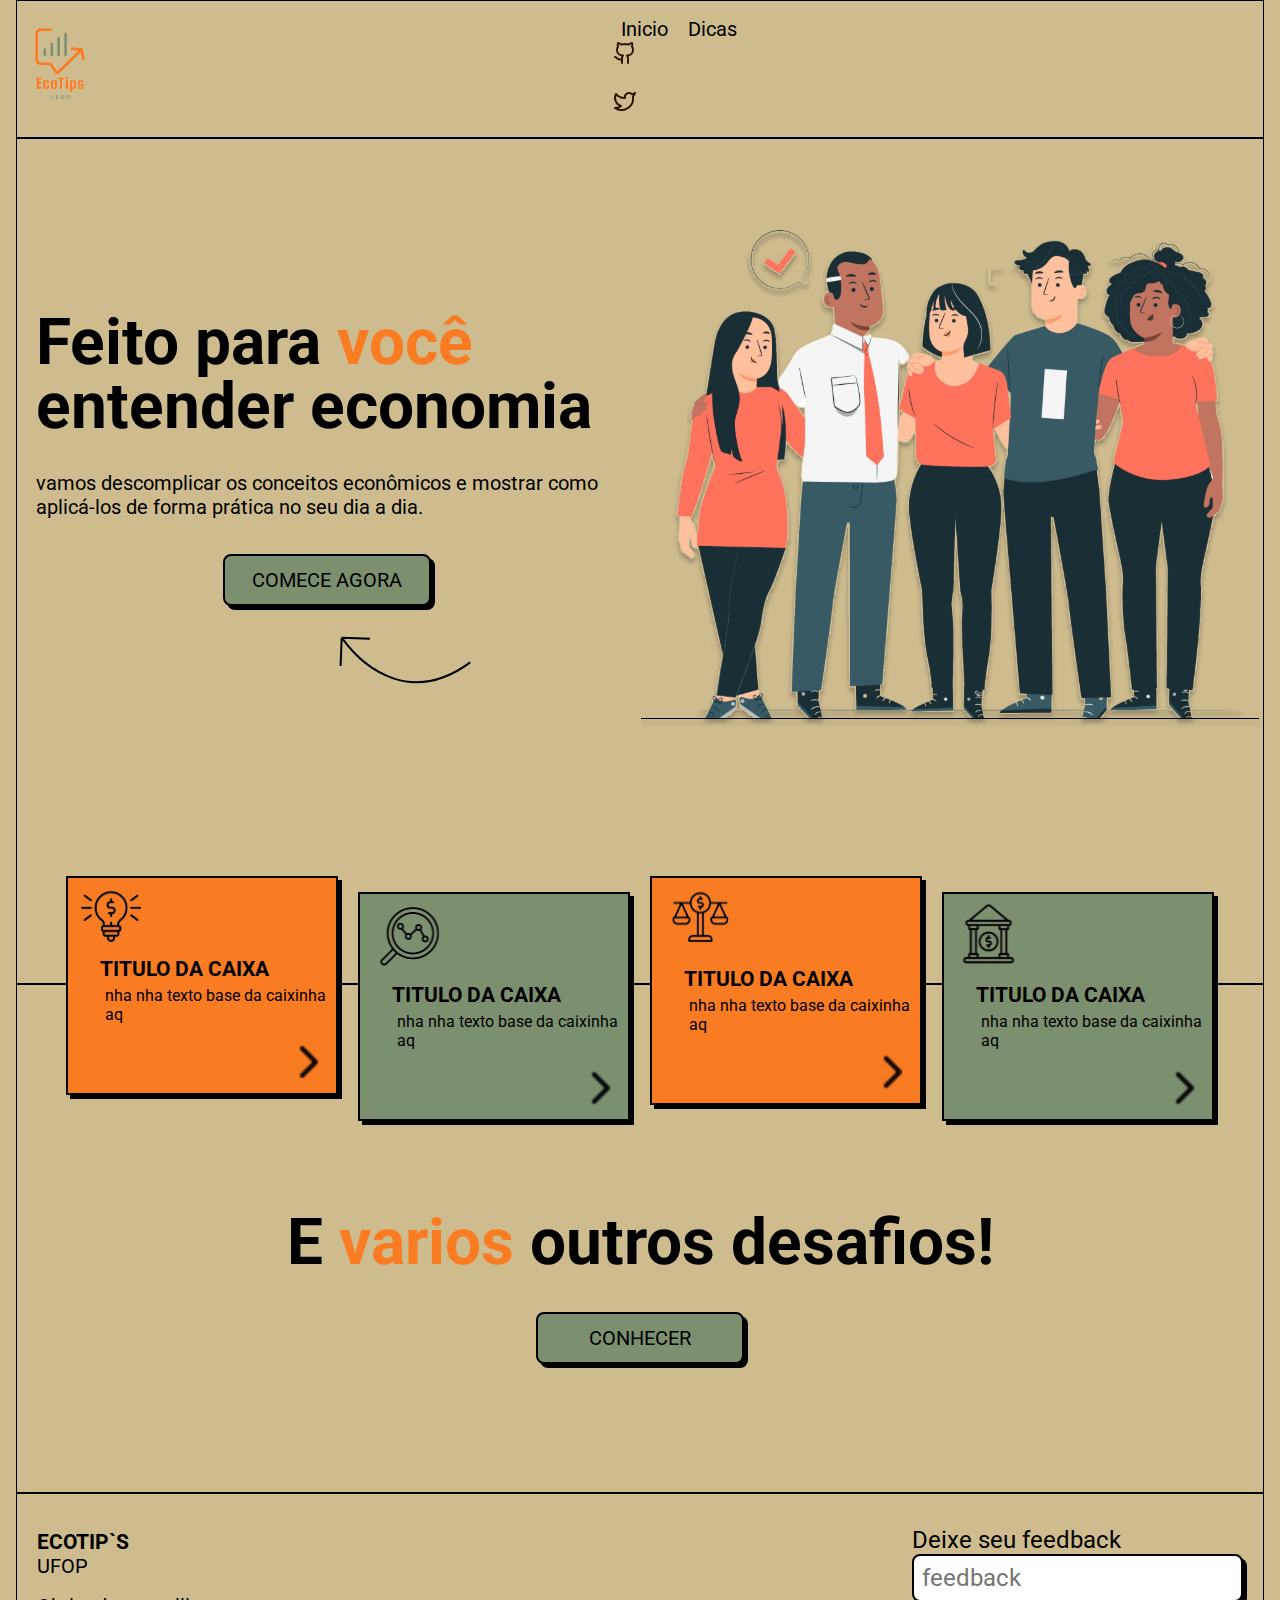
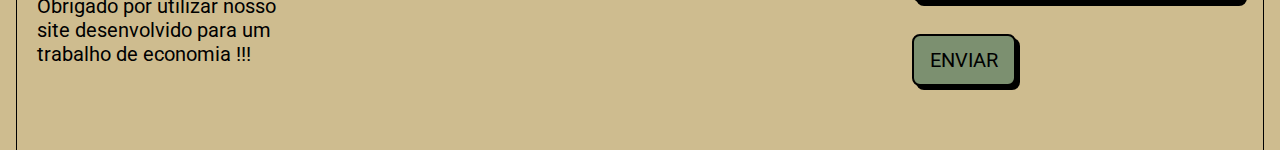
<file: index.html>
<!DOCTYPE html>
<html lang="en">
  <head>
    <meta charset="UTF-8" />
    <meta name="viewport" content="width=device-width, initial-scale=1.0" />
    <title>EcoTips</title>
    <link rel="preconnect" href="https://fonts.googleapis.com" />
    <link rel="preconnect" href="https://fonts.gstatic.com" crossorigin />
    <link
      href="https://fonts.googleapis.com/css2?family=Roboto:ital,wght@0,100;0,300;0,400;0,500;0,700;0,900;1,100;1,300;1,400;1,500;1,700;1,900&family=Victor+Mono:wght@100;200;300;400;500;600;700&display=swap"
      rel="stylesheet"
    />
    <link rel="stylesheet" href="styles.css" />
  </head>
  <body>
    <header>
      <div class="container">
        <img src="img/logo.svg" alt="Logo EcoTips" />
        <nav class="mt-1 mx-auto">
          <a href="#">Inicio</a>
          <a href="#">Dicas</a>
          <a href="#"><img src="img/github.svg" alt="twitter" /></a>
          <a href="#"><img src="img/twitter.svg" alt="" /></a>
        </nav>
      </div>
    </header>
    <main>
      <section class="office">
        <div class="container row-reverse">
          <img src="img/foco.svg" alt="office" />
          <div>
            <h1 class="mt-2">
              Feito para
              <span class="text-primary decoration"> você</span> entender
              economia
            </h1>
            <p class="mt-2">
              vamos descomplicar os conceitos econômicos e mostrar como
              aplicá-los de forma prática no seu dia a dia.
            </p>
            <a href="#" class="button mt-1 mx-auto mb-1">COMECE AGORA</a>
          </div>
        </div>
      </section>
      <section class="lessons-section">
        <div class="cards">
          <article class="card">
            <img src="img/2.svg" alt="Icon Lamp" />
            <strong>TITULO DA CAIXA</strong>
            <p>nha nha texto base da caixinha aq</p>
            <a href="">
              <img src="img/arrow.svg" alt="arrow" />
            </a>
          </article>
          <article class="card">
            <img src="img/3.svg" class="imagem" alt="Icon Lupa " />
            <strong>TITULO DA CAIXA</strong>
            <p>nha nha texto base da caixinha aq</p>
            <a href="">
              <img src="img/arrow.svg" alt="arrow" />
            </a>
          </article>
          <article class="card">
            <img src="img/4.svg" alt="Icon Balance" />
            <strong>TITULO DA CAIXA</strong>
            <p>nha nha texto base da caixinha aq</p>
            <a href="">
              <img src="img/arrow.svg" alt="arrow" />
            </a>
          </article>
          <article class="card">
            <img src="img/1.svg" alt="Icon Bank" />
            <strong>TITULO DA CAIXA</strong>
            <p>nha nha texto base da caixinha aq</p>
            <a href="">
              <img src="img/arrow.svg" alt="arrow" />
            </a>
          </article>
        </div>

        <h2 class="text-center">
          E <span class="text-primary"> varios</span> outros desafios!
        </h2>
        <a href="#" class="button mt-2 mx-auto">Conhecer</a>
      </section>
    </main>
    <footer>
      <div class="container">
        <div class="about-column">
          <h3>ECOTIP`S</h3>
          <p>UFOP</p>
          <p class="mt-1">
            Obrigado por utilizar nosso site desenvolvido para um trabalho de
            economia !!!
          </p>
        </div>
        <form class="news">
          <label for="tips" class="mt-1">Deixe seu feedback</label>
          <input type="text" name="tips" id="tips" placeholder="feedback" />
          <button class="button mb-2">Enviar</button>
        </form>
      </div>
    </footer>
  </body>
</html>
</file>
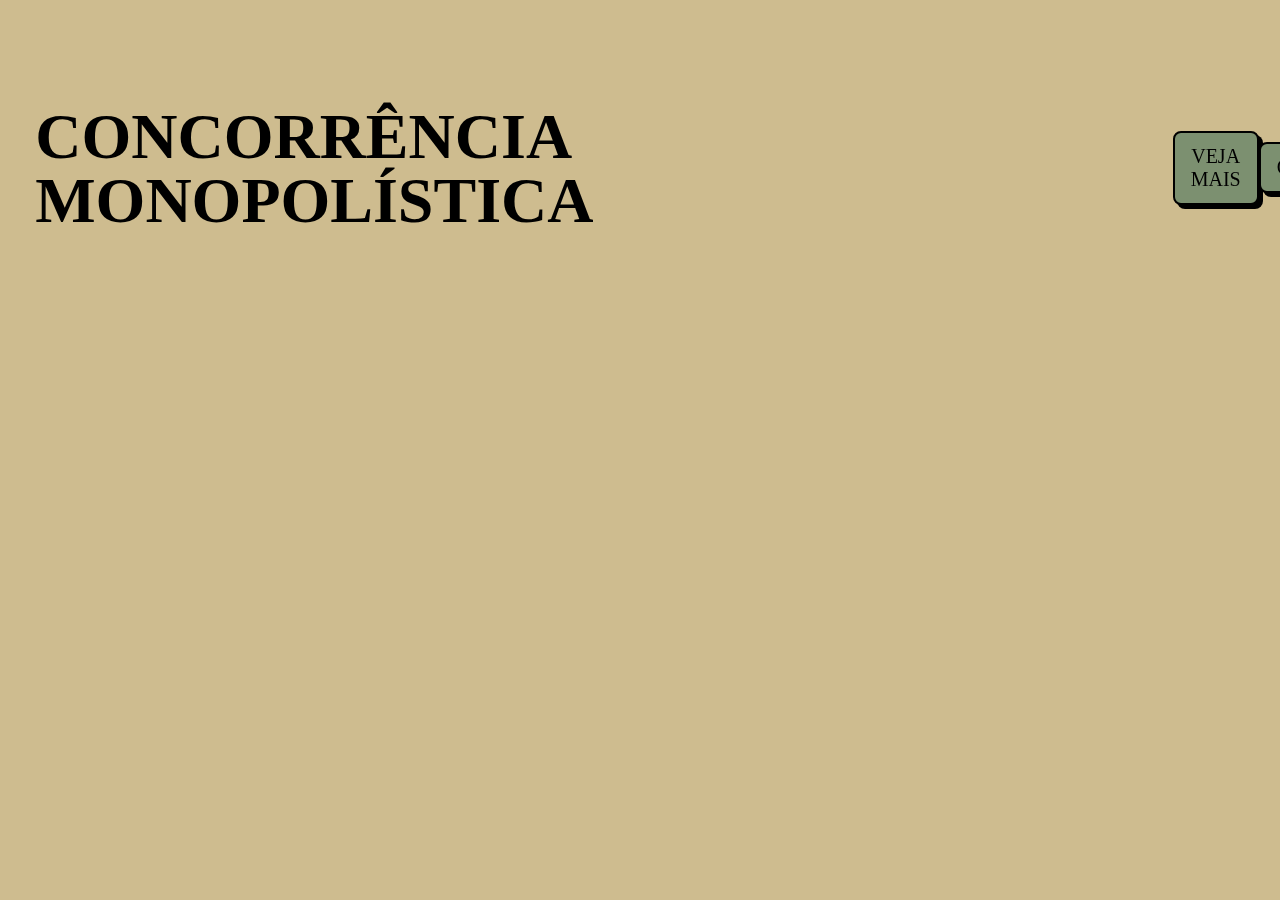
<file: CM.html>
<!DOCTYPE html>
<html lang="en">
<head>
  <meta charset="UTF-8">
  <meta name="viewport" content="width=device-width, initial-scale=1.0">
  <title>CONCORRÊNCIA MONOPOLÍSTICA</title>
  <link rel="stylesheet" href="styles.css">
  <link rel="stylesheet" href="styles-landing-page.css" />
</head>
<body>
  <div class="container">
    <h1>CONCORRÊNCIA MONOPOLÍSTICA</h1>
    <div class="video-container">
      <div class="video-wrapper">
        <iframe
        width="560"
        height="315"
        src="https://www.youtube.com/embed/CHxuIPzs6-o"
        title="Vídeo do YouTube"
        frameborder="0"
        allow="accelerometer; autoplay; clipboard-write; encrypted-media; gyroscope; picture-in-picture"
        allowfullscreen
      ></iframe>
      </div>
    </div>
      <a href="https://maestrovirtuale.com/concorrencia-monopolistica-caracteristicas-exemplos-vantagens/"taget="_blank" class="button mt-1 mx-auto mb-1">Veja mais</a>
      <a href="quiz-page.html" class="button mt-1 mx-auto mb-1">QUIZ</a>
      <a href="index.html" class="button mt-1 mx-auto mb-1">Voltar ao início</a>
    </div>
</body>
</html>
</file>
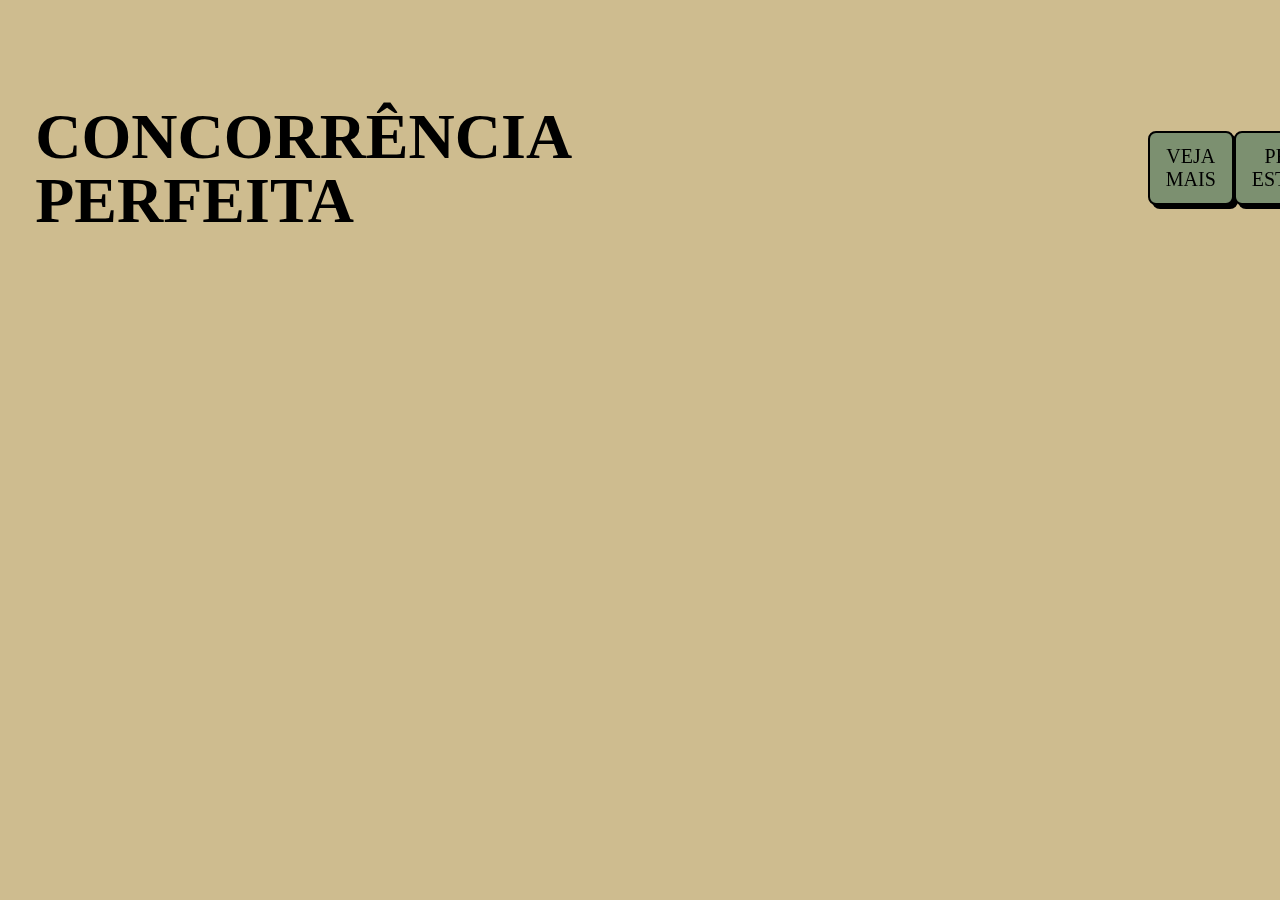
<file: CP.html>
<!DOCTYPE html>
<html lang="en">
<head>
  <meta charset="UTF-8">
  <meta name="viewport" content="width=device-width, initial-scale=1.0">
  <title>Concorrência Perfeita</title>
  <link rel="stylesheet" href="styles.css">
  <link rel="stylesheet" href="styles-landing-page.css" />
</head>
<body>
  <div class="container">
    <h1>CONCORRÊNCIA PERFEITA</h1>
    <div class="video-container">
      <div class="video-wrapper">
        <iframe
        width="560"
        height="315"
        src="https://www.youtube.com/embed/BxnMgxaA3HI"
        title="Vídeo do YouTube"
        frameborder="0"
        allow="accelerometer; autoplay; clipboard-write; encrypted-media; gyroscope; picture-in-picture"
        allowfullscreen
      ></iframe>
      </div>
    </div>
    <a href="https://maestrovirtuale.com/competicao-perfeita-recursos-e-exemplos/"taget="_blank" class="button mt-1 mx-auto mb-1">Veja mais</a>
    <a href="monopolio.html" class="button mt-1 mx-auto mb-1">PRÓXIMA ESTRUTURA</a>
    <a href="index.html" class="button mt-1 mx-auto mb-1">Voltar ao início</a>
</body>
</html>
</file>
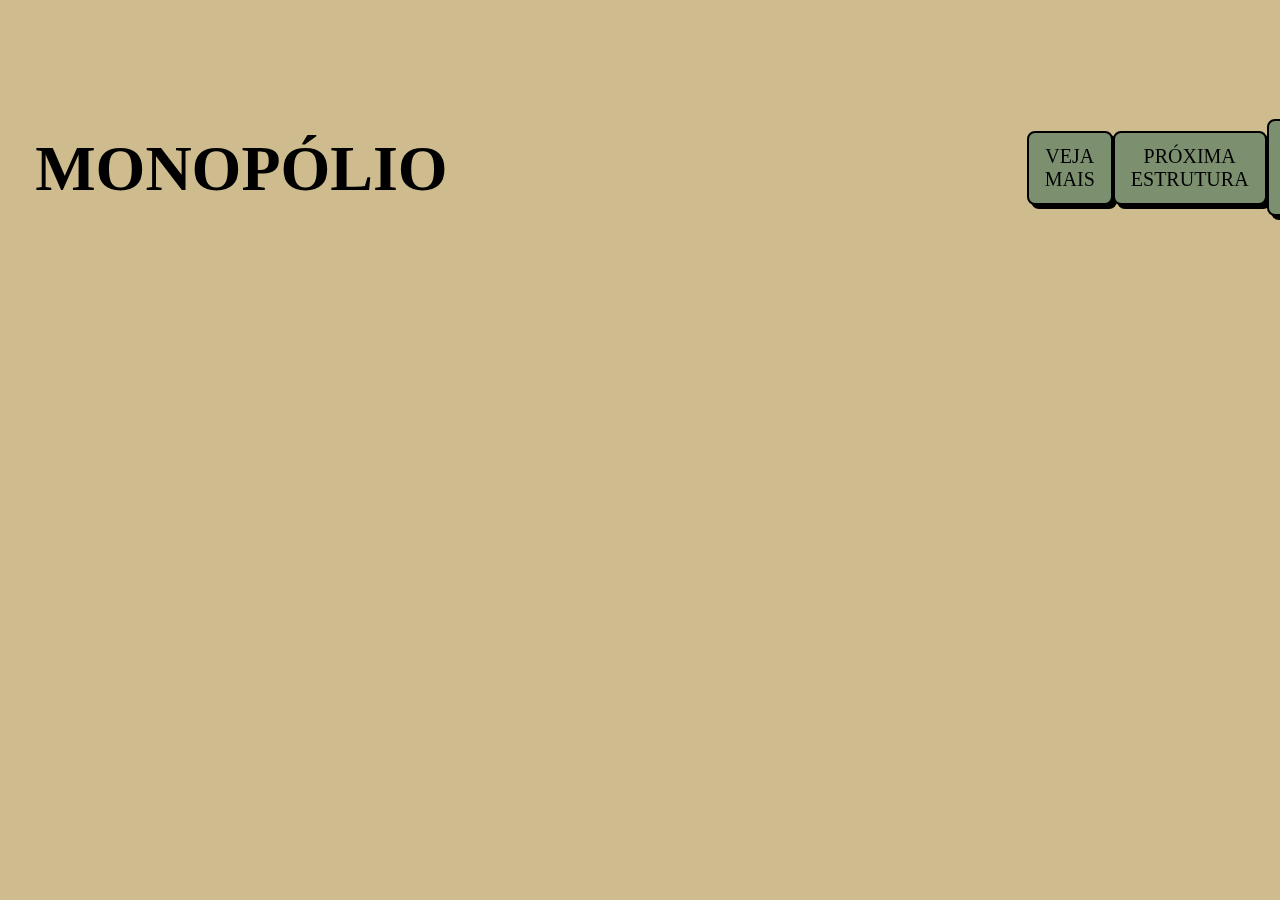
<file: monopolio.html>
<!DOCTYPE html>
<html lang="en">
<head>
  <meta charset="UTF-8">
  <meta name="viewport" content="width=device-width, initial-scale=1.0">
  <title>MONOPÓLIO</title>
  <link rel="stylesheet" href="styles.css">
  <link rel="stylesheet" href="styles-landing-page.css" />
</head>
<body>
  <div class="container">
    <h1>MONOPÓLIO</h1>
    <div class="video-container">
      <div class="video-wrapper">
        <iframe
        width="560"
        height="315"
        src="https://www.youtube.com/embed/q9jTZm1kMgA"
        title="Vídeo do YouTube"
        frameborder="0"
        allow="accelerometer; autoplay; clipboard-write; encrypted-media; gyroscope; picture-in-picture"
        allowfullscreen
      ></iframe>
      </div>
      </div>
      <a href="https://maestrovirtuale.com/monopolio-caracteristicas-e-tipos/"taget="_blank" class="button mt-1 mx-auto mb-1">Veja mais</a>
      <a href="monopsonio.html" class="button mt-1 mx-auto mb-1">PRÓXIMA ESTRUTURA</a>
      <a href="index.html" class="button mt-1 mx-auto mb-1">Voltar ao início</a>

    </div>
</body>
</html>
</file>
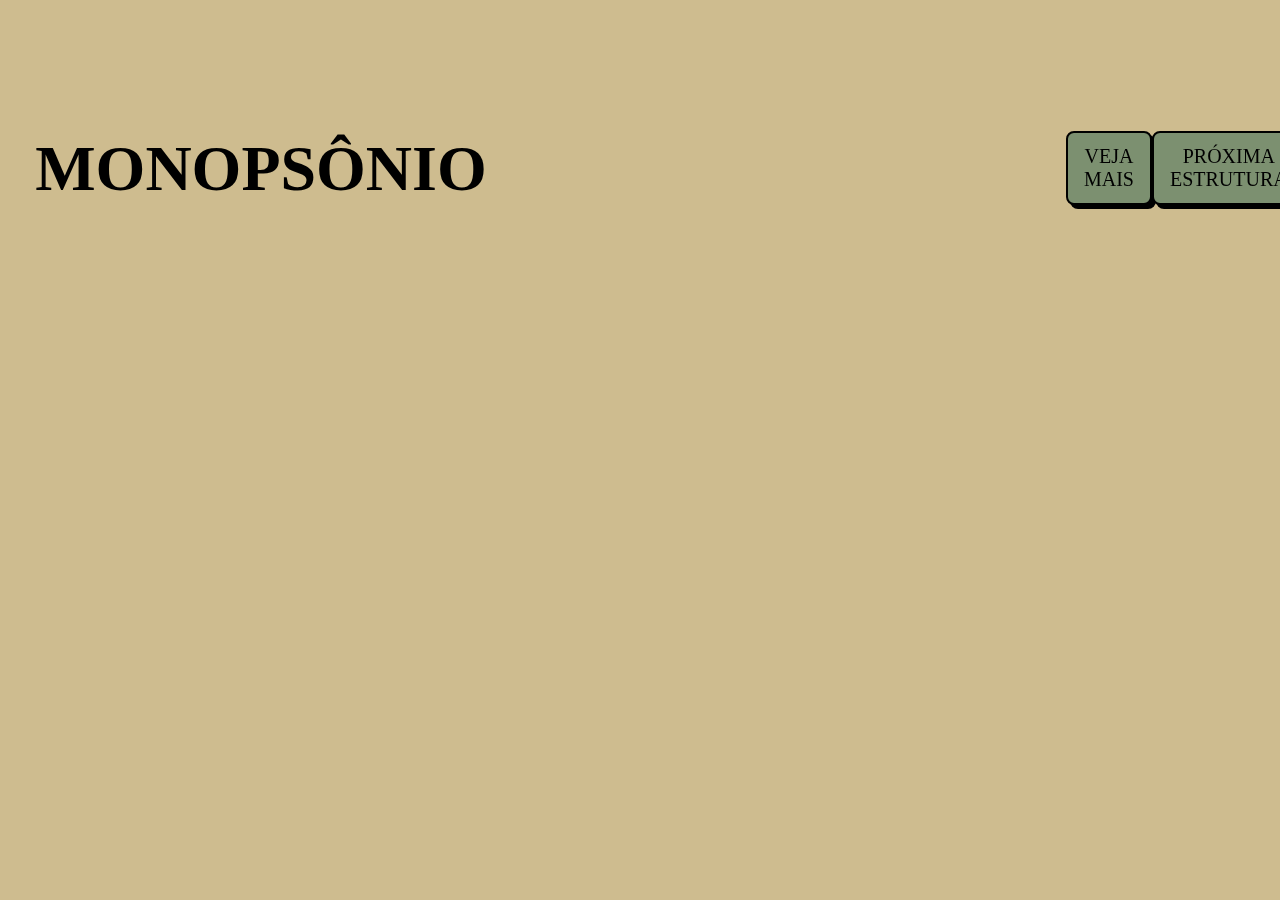
<file: monopsonio.html>
<!DOCTYPE html>
<html lang="en">
<head>
  <meta charset="UTF-8">
  <meta name="viewport" content="width=device-width, initial-scale=1.0">
  <title>MONOPSÔNIO</title>
  <link rel="stylesheet" href="styles.css">
  <link rel="stylesheet" href="styles-landing-page.css" />
</head>
<body>
  <div class="container">
    <h1>MONOPSÔNIO</h1>
    <div class="video-container">
      <div class="video-wrapper">
        <iframe
        width="560"
        height="315"
        src="https://www.youtube.com/embed/rJCaIPFDT-U"
        title="Vídeo do YouTube"
        frameborder="0"
        allow="accelerometer; autoplay; clipboard-write; encrypted-media; gyroscope; picture-in-picture"
        allowfullscreen
      ></iframe>
      </div>
    </div>
      <a href="https://capitalresearch.com.br/blog/monopsonio/"taget="_blank" class="button mt-1 mx-auto mb-1">Veja mais</a>
      <a href="oligopolio.html" class="button mt-1 mx-auto mb-1">PRÓXIMA ESTRUTURA</a>
      <a href="index.html" class="button mt-1 mx-auto mb-1">Voltar ao início</a>
    </div>
</body>
</html>
</file>
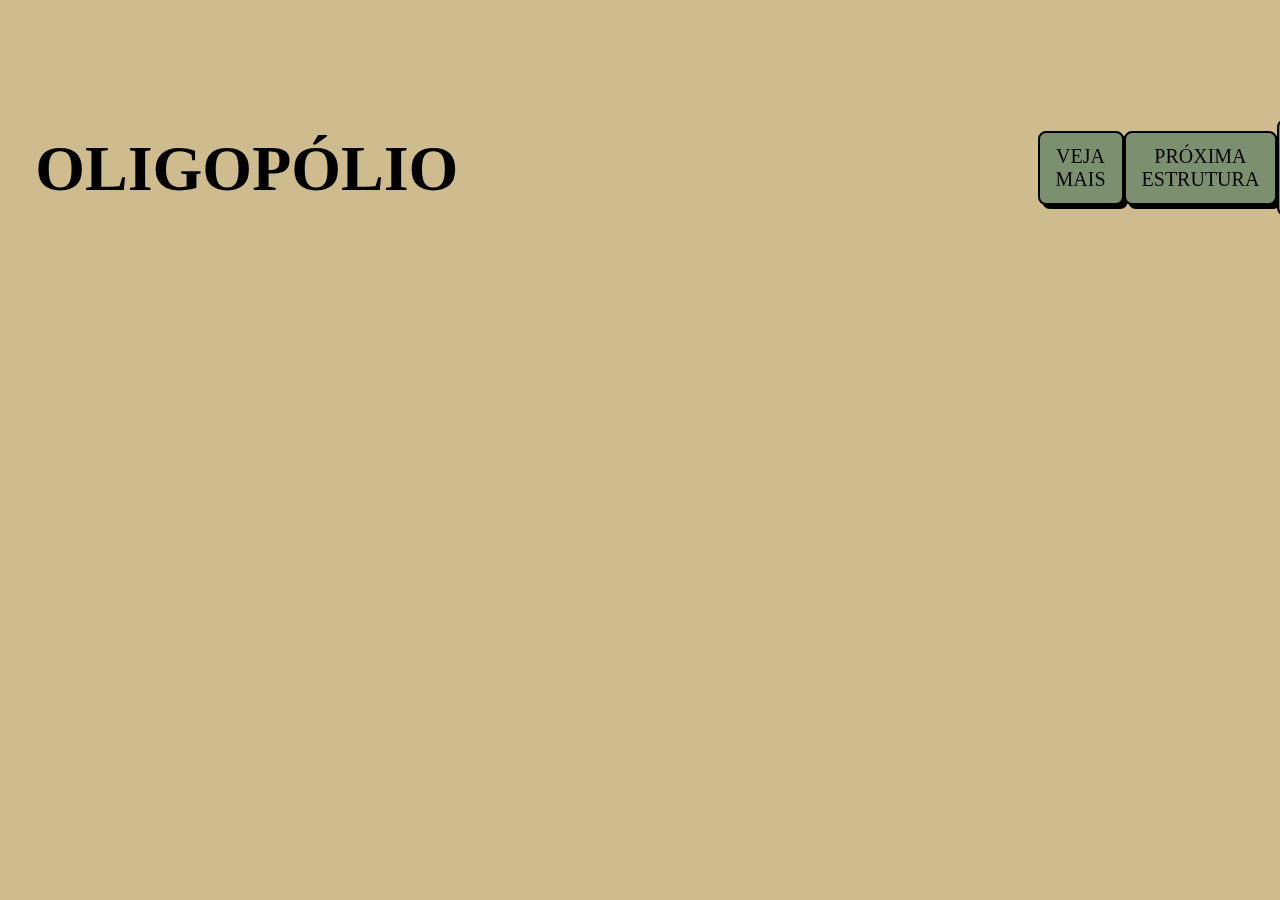
<file: oligopolio.html>
<!DOCTYPE html>
<html lang="en">
<head>
  <meta charset="UTF-8">
  <meta name="viewport" content="width=device-width, initial-scale=1.0">
  <title>OLIGOPÓLIO</title>
  <link rel="stylesheet" href="styles.css">
  <link rel="stylesheet" href="styles-landing-page.css" />
</head>
<body>
  <div class="container">
    <h1>OLIGOPÓLIO</h1>
    <div class="video-container">
      <div class="video-wrapper">
        <iframe
        width="560"
        height="315"
        src="https://www.youtube.com/embed/466HSrkQnUA"
        title="Vídeo do YouTube"
        frameborder="0"
        allow="accelerometer; autoplay; clipboard-write; encrypted-media; gyroscope; picture-in-picture"
        allowfullscreen
      ></iframe>
      </div>
    </div>

      <a href="https://maestrovirtuale.com/oligopolio-caracteristicas-causas-modelos-exemplos-reais/"taget="_blank" class="button mt-1 mx-auto mb-1">Veja mais</a>
      <a href="CM.html" class="button mt-1 mx-auto mb-1">PRÓXIMA ESTRUTURA</a>
      <a href="index.html" class="button mt-1 mx-auto mb-1">Voltar ao início</a>
    </div>
</body>
</html>
</file>
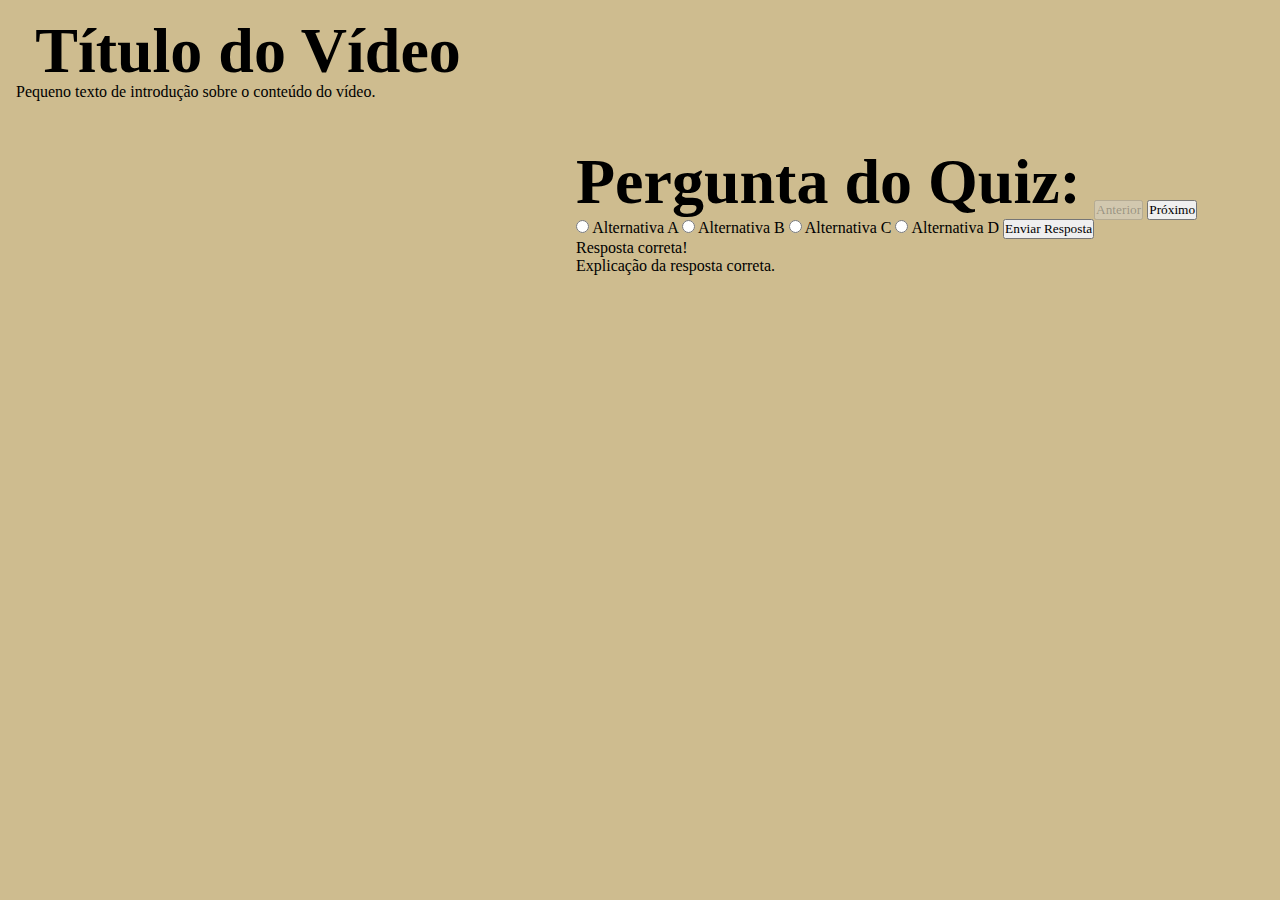
<file: quiz-page.html>
<!DOCTYPE html>
<html lang="en">
<head>
  <meta charset="UTF-8">
  <meta name="viewport" content="width=device-width, initial-scale=1.0">
  <title>Quiz</title>
  <link rel="stylesheet" href="styles.css">
</head>
<body>
  <div class="container">
    <div class="video-container">
      <h1>Título do Vídeo</h1>
      <p>Pequeno texto de introdução sobre o conteúdo do vídeo.</p>
      <div class="video-wrapper">
        <iframe
        width="560"
        height="315"
        src="https://www.youtube.com/embed/KkK-PSqsIZI"
        title="Vídeo do YouTube"
        frameborder="0"
        allow="accelerometer; autoplay; clipboard-write; encrypted-media; gyroscope; picture-in-picture"
        allowfullscreen
      ></iframe>
      </div>
      <div class="video-shadow"></div>
    </div>
    <div class="quiz-wrapper">
      <h2>Pergunta do Quiz:</h2>
      <form id="quizForm">
        <label class="custom-radio">
          <input type="radio" name="answer" value="a">
          <span class="option-label">Alternativa A</span>
        </label>
        <label class="custom-radio">
          <input type="radio" name="answer" value="b">
          <span class="option-label">Alternativa B</span>
        </label>
        <label class="custom-radio">
          <input type="radio" name="answer" value="c">
          <span class="option-label">Alternativa C</span>
        </label>
        <label class="custom-radio">
          <input type="radio" name="answer" value="d">
          <span class="option-label">Alternativa D</span>
        </label>
        <button type="submit">Enviar Resposta</button>
      </form>
      <div class="feedback">
        <p class="feedback-message">Resposta correta!</p>
        <p class="feedback-explanation">Explicação da resposta correta.</p>
      </div>
    </div>
    <div class="navigation">
      <button class="btn-prev" disabled>Anterior</button>
      <button class="btn-next">Próximo</button>
    </div>
  </div>
  <script src="script.js"></script>
</body>
</html>
</file>
<file: styles.css>
* {
  box-sizing: border-box;
  margin: 0;
  padding: 0;
  font-family: "Roboto";
}

:root {
  --color-primary--: #f97b22;
  --color-secondary--: #7c9070;
}

body {
  background: #cebc8f;
  padding: 0 1rem;
}

header,
.office,
.lessons-section,
footer {
  border-color: black;
  border-style: solid;
  border-width: 0.3px 1px 1px 1px;
  padding: 1.25;
}

header img {
  display: block;
}

header nav {
  display: grid;
  grid-template-columns: 1fr 1fr;
  margin: 1rem auto 0;
}

nav a {
  color: black;
  font-size: 1.25rem;
  padding: 0.5rem;
  text-decoration: none;
}

header nav a:nth-child(2n-1) {
  text-align: right;
}

.button-nav {
  background-color: var(--color-secondary--);
  border: 2px solid black;
  border-radius: 0.5rem;
  box-shadow: 4px 4px 0 black;
  color: black;
  display: flex;
  font-size: 1.25rem;
  padding: 0.5rem 1.5rem;
  max-width: 6em;
  margin-bottom: 2rem;
}

.button {
  background-color: var(--color-secondary--);
  border: 2px solid black;
  box-shadow: 4px 4px 0 black;
  border-radius: 0.5rem;
  color: black;
  display: block;
  font-size: 1.25rem;
  padding: 0.75rem 1rem;
  max-width: 13rem;
  text-align: center;
  text-decoration: none;
  text-transform: uppercase;
}

.office {
  padding-right: 0;
  padding-bottom: 16rem;
}

.office img {
  display: block;
  margin: 1.5rem 0 0 auto;
  max-width: 100%;
}

h1 {
  font-size: 3rem;
  line-height: 100%;
  padding: 1.2rem;
  padding-bottom: 0;
}

h2 {
  font-size: 2.5rem;
}

.office p {
  font-size: 1.25rem;
  padding: 1.2rem;
  padding-top: 0;
}

.office .button {
  position: relative;
}

.office .button::after {
  content: "";
  background: url(img/arrow-curve.svg);
  position: absolute;
  top: 5rem;
  right: -2.6rem;
  height: 48px;
  width: 132px;
}

.lessons-section {
  padding-bottom: 8rem;
}

.cards {
  display: flex;
  flex-direction: column;
  align-items: start;
  gap: 1.25rem;
  margin-top: -8rem;
  margin-bottom: 4rem;
  padding: 1.2rem;
}

.card {
  background-color: var(--color-primary--);
  border: 2px solid black;
  box-shadow: 4px 4px 0 black;
  max-width: 17rem;
  padding: 2rem 0 0 2rem;
}

.card.card:nth-child(2n) {
  align-self: end;
  background-color: var(--color-secondary--);
}

.card img {
  margin-top: -2.3rem;
  margin-left: -2rem;
}

.card strong {
  display: block;
  font-size: 1.3rem;
}

.card p {
  display: block;
  font-size: 1rem;
  margin: 0.3rem;
}

.card a {
  display: block;
  margin: 3rem 0 0 auto;
  width: fit-content;
}

footer {
  border-bottom: 0;
  padding: 1rem 1.25rem 4rem;
}

footer h3 {
  display: block;
  font-size: 1.3rem;
  margin-bottom: 0rem;
}

.news label {
  display: block;
  font-size: 1.5rem;
}

.news input {
  border: 2px solid black;
  border-radius: 0.5rem;
  box-shadow: 4px 4px 0 black;
  font-size: 1.5rem;
  padding: 0.5rem;
  width: 100%;
}

/* Uitlitarios*/
.mt-1 {
  margin-top: 1rem;
}

.mt-2 {
  margin-top: 2rem;
}

.mb-1 {
  margin-top: 1rem;
}

.mb-2 {
  margin-top: 2rem;
}

.mx-auto {
  margin-left: auto;
  margin-right: auto;
}

.text-primary {
  color: var(--color-primary--);
}

.text-center {
  text-align: center;
}

/* Responsividade*/

@media screen and (min-width: 40rem) {
  header nav {
    display: block;
    text-align: center;
  }

  .cards {
    flex-direction: row;
    flex-wrap: wrap;
    justify-content: center;
  }

  .card:nth-child(2n) {
    margin-top: 1rem;
  }
}

@media screen and (min-width: 50rem) {
  header div {
    display: flex;
    align-items: center;
    justify-content: space-between;
  }

  header img,
  header nav,
  header {
    margin: 0;
  }
}

@media screen and (min-width: 72rem) {
    h1, h2{
        font-size: 4rem;
    }
  
    .container {
    display: flex;
    align-items: center;
    margin: 0 auto;
    max-width: 72rem;
  }

  .container.row-reverse {
    flex-direction: row-reverse;
  }

  .about-column {
    flex: 2;
  }

  .about-column p {
    font-size: 1.25rem;
    max-width: 16rem;
  }

  .news-form {
    flex: 3;
  }
}
@media screen and (min-width: 80rem) {
  .container {
    max-width: 80rem;
  }
}
</file>
<file: styles-landing-page.css>
* {
  box-sizing: border-box;
  margin: 0;
  padding: 0;
  font-family: "Roboto";
}

:root {
  --color-primary--: #f97b22;
  --color-secondary--: #7c9070;
}

body {
  background: #cebc8f;
  padding: 0 1rem;
}

header,
.office,
.lessons-section,
footer {
  border-color: black;
  border-style: solid;
  border-width: 0.3px 1px 1px 1px;
  padding: 1.25;
}

header img {
  display: block;
}

header nav {
  display: grid;
  grid-template-columns: 1fr 1fr;
  margin: 1rem auto 0;
}

nav a {
  color: black;
  font-size: 1.25rem;
  padding: 0.5rem;
  text-decoration: none;
}

header nav a:nth-child(2n-1) {
  text-align: right;
}

.button-nav {
  background-color: var(--color-secondary--);
  border: 2px solid black;
  border-radius: 0.5rem;
  box-shadow: 4px 4px 0 black;
  color: black;
  display: flex;
  font-size: 1.25rem;
  padding: 0.5rem 1.5rem;
  max-width: 6em;
  margin-bottom: 2rem;
}

.button {
  background-color: var(--color-secondary--);
  border: 2px solid black;
  box-shadow: 4px 4px 0 black;
  border-radius: 0.5rem;
  color: black;
  display: block;
  font-size: 1.25rem;
  padding: 0.75rem 1rem;
  max-width: 13rem;
  text-align: center;
  text-decoration: none;
  text-transform: uppercase;
}

.office {
  padding-right: 0;
  padding-bottom: 16rem;
}

.office img {
  display: block;
  margin: 1.5rem 0 0 auto;
  max-width: 100%;
}

h1 {
  font-size: 3rem;
  line-height: 100%;
  padding: 1.2rem;
  padding-bottom: 0;
}

h2 {
  font-size: 2.5rem;
}

.office p {
  font-size: 1.25rem;
  padding: 1.2rem;
  padding-top: 0;
}

.office .button {
  position: relative;
}

.office .button::after {
  content: "";
  background: url(img/arrow-curve.svg);
  position: absolute;
  top: 5rem;
  right: -2.6rem;
  height: 48px;
  width: 132px;
}

.lessons-section {
  padding-bottom: 8rem;
}

.cards {
  display: flex;
  flex-direction: column;
  align-items: start;
  gap: 1.25rem;
  margin-top: -8rem;
  margin-bottom: 4rem;
  padding: 1.2rem;
}

.card {
  background-color: var(--color-primary--);
  border: 2px solid black;
  box-shadow: 4px 4px 0 black;
  max-width: 17rem;
  padding: 2rem 0 0 2rem;
}

.card.card:nth-child(2n) {
  align-self: end;
  background-color: var(--color-secondary--);
}

.card img {
  margin-top: -2.3rem;
  margin-left: -2rem;
}

.card strong {
  display: block;
  font-size: 1.3rem;
}

.card p {
  display: block;
  font-size: 1rem;
  margin: 0.3rem;
}

.card a {
  display: block;
  margin: 3rem 0 0 auto;
  width: fit-content;
}

footer {
  border-bottom: 0;
  padding: 1rem 1.25rem 4rem;
}

footer h3 {
  display: block;
  font-size: 1.3rem;
  margin-bottom: 0rem;
}

.news label {
  display: block;
  font-size: 1.5rem;
}

.news input {
  border: 2px solid black;
  border-radius: 0.5rem;
  box-shadow: 4px 4px 0 black;
  font-size: 1.5rem;
  padding: 0.5rem;
  width: 100%;
}

/* Uitlitarios*/
.mt-1 {
  margin-top: 1rem;
}

.mt-2 {
  margin-top: 2rem;
}

.mb-1 {
  margin-top: 1rem;
}

.mb-2 {
  margin-top: 2rem;
}

.mx-auto {
  margin-left: auto;
  margin-right: auto;
}

.text-primary {
  color: var(--color-primary--);
}

.text-center {
  text-align: center;
}

/* Responsividade*/

@media screen and (min-width: 40rem) {
  header nav {
    display: block;
    text-align: center;
  }

  .cards {
    flex-direction: row;
    flex-wrap: wrap;
    justify-content: center;
  }

  .card:nth-child(2n) {
    margin-top: 1rem;
  }
}

@media screen and (min-width: 50rem) {
  header div {
    display: flex;
    align-items: center;
    justify-content: space-between;
  }

  header img,
  header nav,
  header {
    margin: 0;
  }
}

@media screen and (min-width: 72rem) {
    h1, h2{
        font-size: 4rem;
    }
  
    .container {
    display: flex;
    align-items: center;
    margin: 0 auto;
    max-width: 72rem;
  }

  .container.row-reverse {
    flex-direction: row-reverse;
  }

  .about-column {
    flex: 2;
  }

  .about-column p {
    font-size: 1.25rem;
    max-width: 16rem;
  }

  .news-form {
    flex: 3;
  }
}
@media screen and (min-width: 80rem) {
  .container {
    max-width: 80rem;
  }
}
</file>
